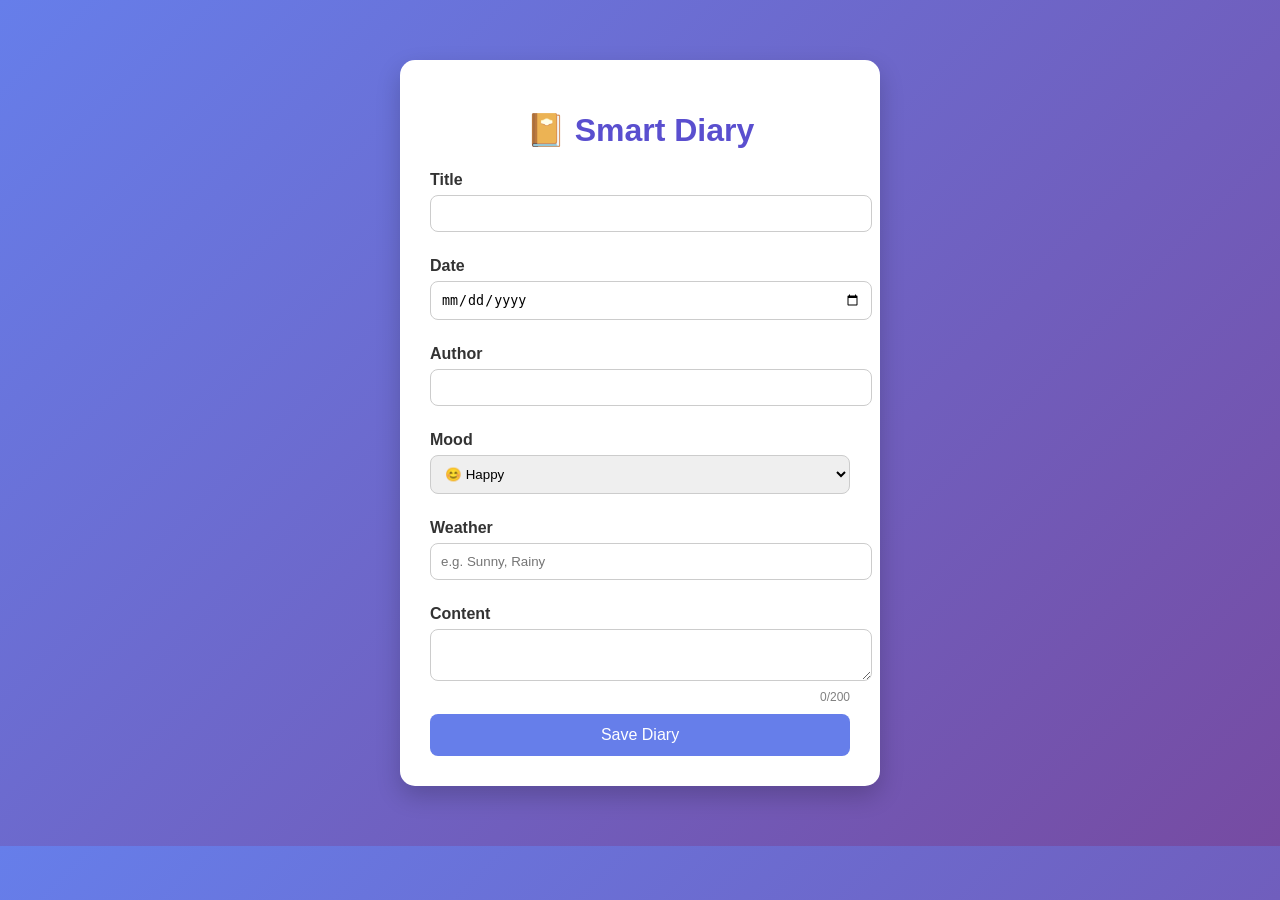
<file: Experiment-2 DiaryApp/target/SimpleDiaryApp-1.0-SNAPSHOT/index.html>
<!DOCTYPE html>
<html>
<head>
    <meta charset="UTF-8">
    <title>Smart Diary</title>
    <link rel="stylesheet" href="./style.css">

    <script>
        function countChars() {
            let content = document.getElementById("content");
            let counter = document.getElementById("counter");
            counter.innerText = content.value.length + "/200";
        }
    </script>
</head>

<body>

<div class="container">
    <h1>📔 Smart Diary</h1>

    <form action="diary" method="post">

        <label>Title</label>
        <input type="text" name="title" required>

        <label>Date</label>
        <input type="date" name="date" required>

        <label>Author</label>
        <input type="text" name="author">

        <label>Mood</label>
        <select name="mood">
            <option>😊 Happy</option>
            <option>😢 Sad</option>
            <option>😡 Angry</option>
            <option>😴 Tired</option>
            <option>🤩 Excited</option>
        </select>

        <label>Weather</label>
        <input type="text" name="weather" placeholder="e.g. Sunny, Rainy">

        <label>Content</label>
        <textarea id="content" name="content" maxlength="200"
                  onkeyup="countChars()" required></textarea>
        <div id="counter">0/200</div>

        <button type="submit">Save Diary</button>

    </form>
</div>

</body>
</html>
</file>
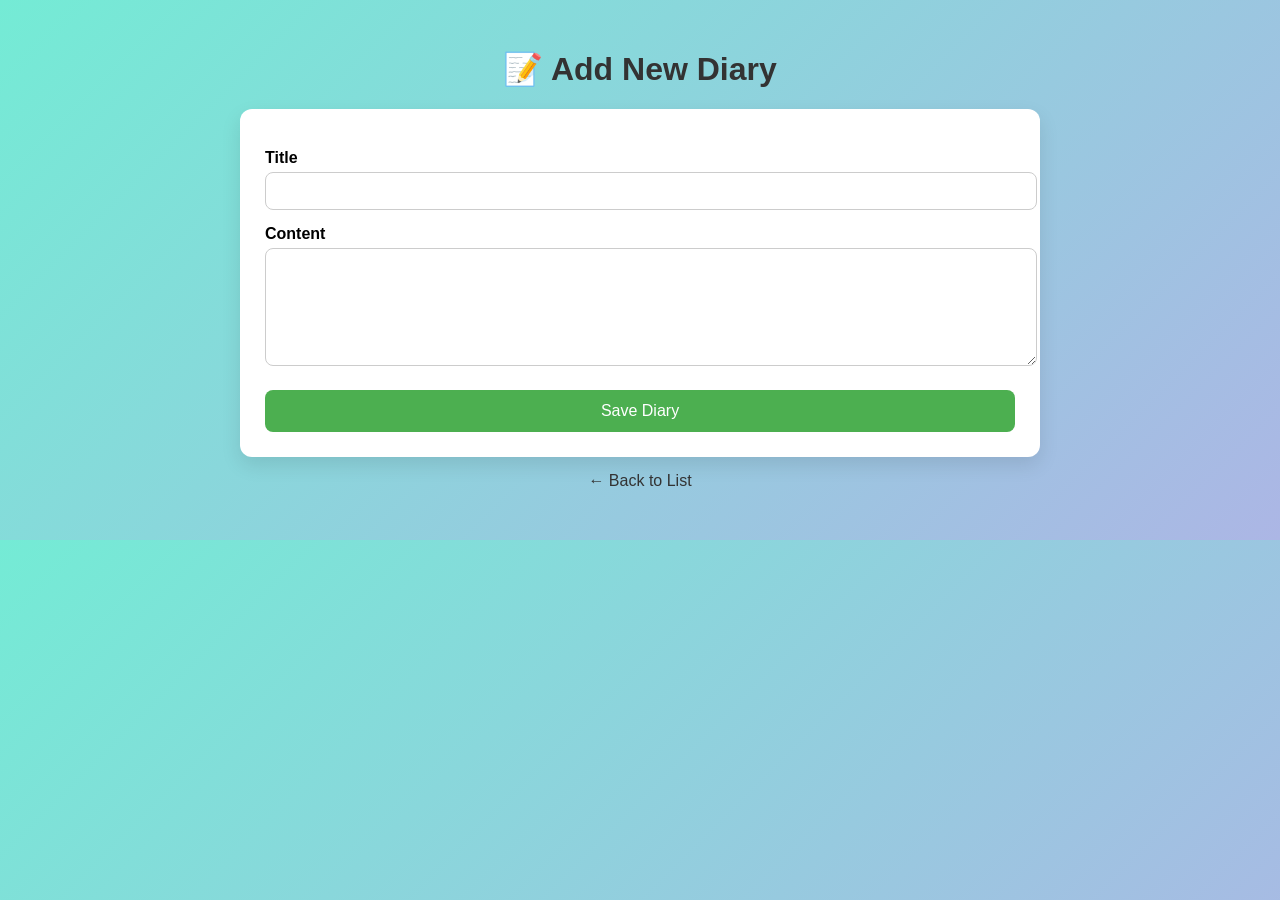
<file: diary-100-complete/target/diary-complete-1.0/add.html>
<!DOCTYPE html>
<html>
<head>
    <meta charset="UTF-8">
    <title>Add Diary</title>
    <link rel="stylesheet" href="css/style.css">
</head>
<body>

<div class="container">
    <h1>📝 Add New Diary</h1>

    <form action="add" method="post" class="form-card">
        <label>Title</label>
        <input type="text" name="title" required>

        <label>Content</label>
        <textarea name="content" rows="6" required></textarea>

        <button type="submit">Save Diary</button>
    </form>

    <a href="list" class="back-link">← Back to List</a>
</div>

</body>
</html>
</file>
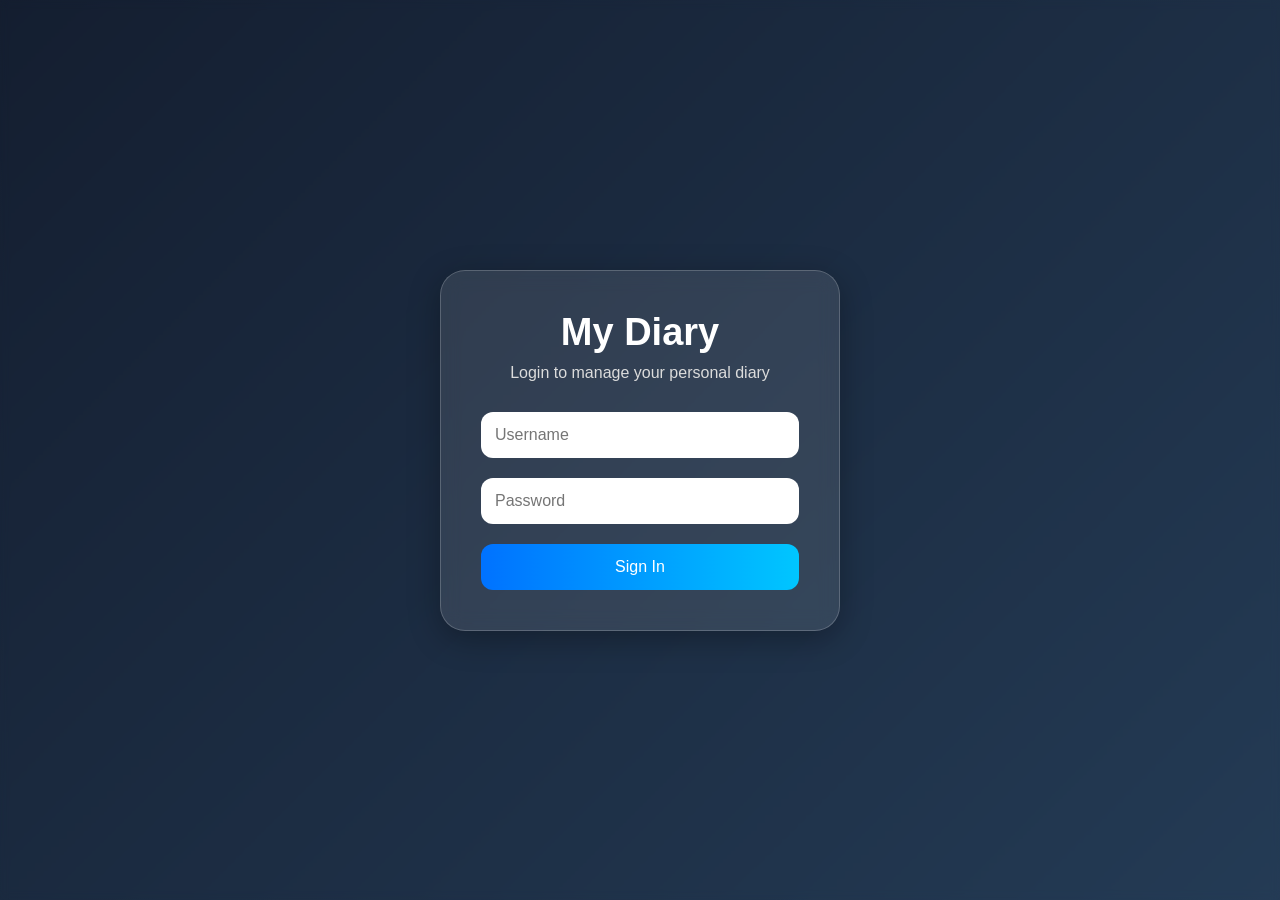
<file: DiarySessionApp_FIXED/target/DiarySessionApp/login.html>
<!DOCTYPE html>
<html lang="en">
<head>
    <meta charset="UTF-8">
    <meta name="viewport" content="width=device-width, initial-scale=1.0">
    <title>Smart Diary Login</title>

    <link rel="stylesheet" href="style.css">
</head>
<body>

<div class="background"></div>

<div class="login-container">

    <div class="login-box">

        <h1>My Diary</h1>

        <p class="welcome-text">
            Login to manage your personal diary
        </p>

        <form action="login" method="post">

            <div class="input-group">
                <input type="text"
                       name="username"
                       placeholder="Username"
                       required>
            </div>

            <div class="input-group">
                <input type="password"
                       name="password"
                       placeholder="Password"
                       required>
            </div>

            <button type="submit">
                Sign In
            </button>

        </form>
    </div>

</div>

</body>
</html>
</file>
<file: Experiment-2 DiaryApp/target/SimpleDiaryApp-1.0-SNAPSHOT/style.css>
body {
    margin: 0;
    font-family: 'Segoe UI', sans-serif;
    background: linear-gradient(135deg, #667eea, #764ba2);
    color: #333;
}

/* FORM CARD */
.container {
    width: 420px;
    margin: 60px auto;
    background: white;
    padding: 30px;
    border-radius: 15px;
    box-shadow: 0 10px 25px rgba(0,0,0,0.2);
}

h1 {
    text-align: center;
    color: #5a4fcf;
}

label {
    font-weight: bold;
    margin-top: 10px;
    display: block;
}

input, textarea, select {
    width: 100%;
    padding: 10px;
    margin-top: 6px;
    margin-bottom: 15px;
    border-radius: 8px;
    border: 1px solid #ccc;
    transition: 0.3s;
}

input:focus, textarea:focus, select:focus {
    border-color: #667eea;
    outline: none;
}

/* BUTTON */
button {
    width: 100%;
    padding: 12px;
    background: #667eea;
    color: white;
    border: none;
    border-radius: 8px;
    font-size: 16px;
    cursor: pointer;
    transition: 0.3s;
}

button:hover {
    background: #5a4fcf;
}

/* RESULT PAGE */
.result {
    width: 500px;
    margin: 60px auto;
    background: white;
    padding: 30px;
    border-radius: 15px;
    box-shadow: 0 10px 25px rgba(0,0,0,0.2);
}

/* ERROR BOX */
.error-box {
    border-left: 6px solid red;
    text-align: center;
}

/* COUNTER */
#counter {
    text-align: right;
    font-size: 12px;
    color: gray;
    margin-top: -10px;
    margin-bottom: 10px;
}

/* LINK */
a {
    text-decoration: none;
    color: #667eea;
    font-weight: bold;
}
</file>
<file: diary-100-complete/target/diary-complete-1.0/css/style.css>
body {
    font-family: "Segoe UI", Arial, sans-serif;
    background: linear-gradient(135deg, #74ebd5, #ACB6E5);
    margin: 0;
    padding: 0;
}

.container {
    width: 80%;
    max-width: 800px;
    margin: 50px auto;
}

h1 {
    text-align: center;
    color: #333;
}

.form-card {
    background: white;
    padding: 25px;
    border-radius: 12px;
    box-shadow: 0 8px 20px rgba(0,0,0,0.1);
}

label {
    display: block;
    margin-top: 15px;
    font-weight: bold;
}

input, textarea {
    width: 100%;
    padding: 10px;
    margin-top: 5px;
    border-radius: 8px;
    border: 1px solid #ccc;
    font-size: 14px;
}

button {
    margin-top: 20px;
    width: 100%;
    padding: 12px;
    background: #4CAF50;
    color: white;
    border: none;
    border-radius: 8px;
    font-size: 16px;
    cursor: pointer;
}

button:hover {
    background: #45a049;
}

.back-link {
    display: block;
    margin-top: 15px;
    text-align: center;
    color: #333;
    text-decoration: none;
}
.card {
    background: white;
    padding: 15px;
    margin: 15px 0;
    border-radius: 10px;
    box-shadow: 0 5px 15px rgba(0,0,0,0.1);
}

.card h3 {
    margin: 0;
    color: #333;
}

.actions {
    margin-top: 10px;
}

.actions a {
    margin-right: 10px;
    text-decoration: none;
    color: white;
    padding: 6px 10px;
    border-radius: 6px;
    background: #2196F3;
}

.actions a:nth-child(2) {
    background: #ff9800;
}

.actions a:nth-child(3) {
    background: #f44336;
}

.add-btn {
    display: inline-block;
    margin-bottom: 15px;
    padding: 10px 15px;
    background: #4CAF50;
    color: white;
    border-radius: 8px;
    text-decoration: none;
}
</file>
<file: DiarySessionApp_FIXED/target/DiarySessionApp/style.css>
* {
    margin: 0;
    padding: 0;
    box-sizing: border-box;
    font-family: Arial, sans-serif;
}

body {
    min-height: 100vh;
    background: linear-gradient(135deg, #141e30, #243b55);
    color: white;
}

.background {
    position: fixed;
    width: 100%;
    height: 100%;
    backdrop-filter: blur(4px);
}

.login-container {
    display: flex;
    justify-content: center;
    align-items: center;
    min-height: 100vh;
    padding: 20px;
}

.login-box {
    width: 400px;
    background: rgba(255,255,255,0.1);
    border: 1px solid rgba(255,255,255,0.2);
    padding: 40px;
    border-radius: 25px;
    backdrop-filter: blur(10px);
    box-shadow: 0 8px 32px rgba(0,0,0,0.3);
    text-align: center;
}

.login-box h1 {
    margin-bottom: 10px;
    font-size: 38px;
}

.welcome-text {
    margin-bottom: 30px;
    color: #dcdcdc;
}
.input-group {
    margin-bottom: 20px;
}

.input-group input {
    width: 100%;
    padding: 14px;
    border: none;
    border-radius: 12px;
    outline: none;
    font-size: 16px;
}

button {
    width: 100%;
    padding: 14px;
    border: none;
    border-radius: 12px;
    background: #00c6ff;
    background: linear-gradient(to right, #0072ff, #00c6ff);
    color: white;
    font-size: 16px;
    cursor: pointer;
    transition: 0.3s;
}
button:hover {
    transform: translateY(-2px);
    opacity: 0.9;
}

.navbar {
    display: flex;
    justify-content: space-between;
    align-items: center;
    padding: 20px 40px;
    background: rgba(255,255,255,0.08);
    backdrop-filter: blur(10px);
}

.logo {
    font-size: 28px;
    font-weight: bold;
}
.user-area {
    display: flex;
    gap: 15px;
    align-items: center;
}

.logout-btn {
    background: crimson;
    color: white;
    padding: 10px 16px;
    border-radius: 10px;
    text-decoration: none;
}

.container {
    width: 90%;
    max-width: 1000px;
    margin: 40px auto;
}

.diary-grid {
    display: grid;
    grid-template-columns: repeat(auto-fit, minmax(280px, 1fr));
    gap: 25px;
}
.diary-card {
    background: rgba(255,255,255,0.1);
    padding: 25px;
    border-radius: 20px;
    backdrop-filter: blur(10px);
    transition: 0.3s;
}

.diary-card:hover {
    transform: scale(1.03);
}

.diary-card h3 {
    margin-bottom: 15px;
}

.diary-card p {
    color: #e2e2e2;
    line-height: 1.5;
}

.delete-btn {
    margin-top: 20px;
    background: crimson;
}

.login-link {
    display: inline-block;
    margin-top: 20px;
    text-decoration: none;
    background: #00c6ff;
    color: white;
    padding: 12px 20px;
    border-radius: 10px;
}
.hero-section {
    display: flex;
    justify-content: center;
    align-items: center;
    font-weight: bold;
    font-size: 18px;
}

.profile-info h4 {
    margin: 0;
    font-size: 16px;
}

.profile-info p {
    margin: 0;
    font-size: 12px;
    color: #d0d0d0;
}

.stats-container {
    width: 90%;
    max-width: 1000px;
    margin: 20px auto 40px;
    display: grid;
    grid-template-columns: repeat(auto-fit, minmax(220px, 1fr));
    gap: 20px;
}

.stat-card {
    background: rgba(255,255,255,0.1);
    padding: 25px;
    border-radius: 20px;
    text-align: center;
    backdrop-filter: blur(10px);
}

.stat-card h2 {
    font-size: 38px;
    margin-bottom: 10px;
}

.section-title {
    font-size: 28px;
    margin-bottom: 25px;
    font-weight: bold;
}

.card-header {
    display: flex;
    justify-content: space-between;
    margin-bottom: 15px;
}

.tag {
    background: #0072ff;
    padding: 5px 12px;
    border-radius: 20px;
    font-size: 12px;
}

.date {
    font-size: 12px;
    color: #d0d0d0;
}
</file>
